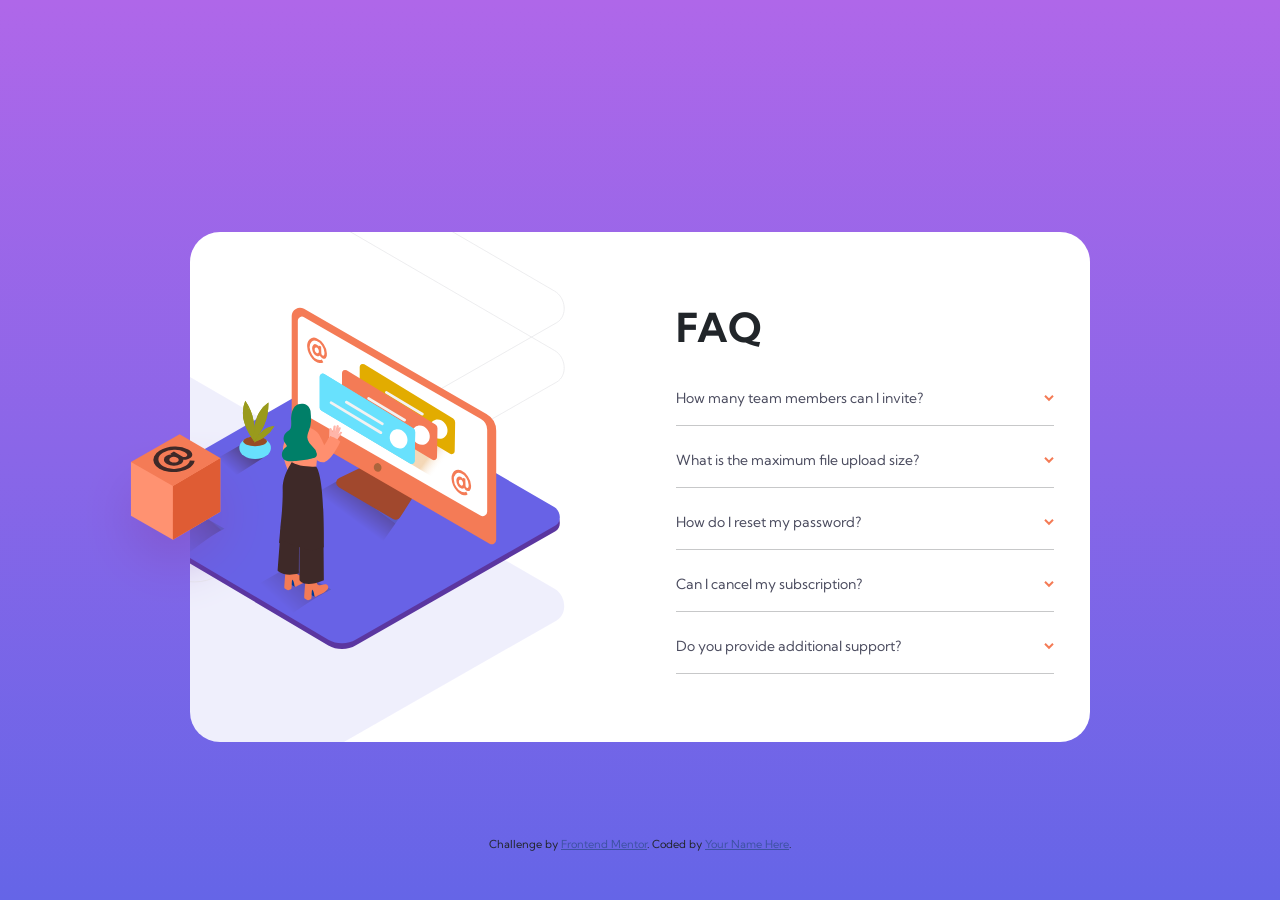
<file: index.html>
<!DOCTYPE html>
<html lang="en">
<head>
  <meta charset="UTF-8">
  <meta name="viewport" content="width=device-width, initial-scale=1.0"> <!-- displays site properly based on user's device -->

  <link rel="icon" type="image/png" sizes="32x32" href="./images/favicon-32x32.png">
  
  <title>Frontend Mentor | FAQ Accordion Card</title>

  <!-- Google Fonts -->
  <link href="https://fonts.googleapis.com/css2?family=Kumbh+Sans:wght@400;700&display=swap" rel="stylesheet">

  <!-- CSS Stylesheets -->
  <link href="https://cdn.jsdelivr.net/npm/bootstrap@5.1.3/dist/css/bootstrap.min.css" rel="stylesheet" integrity="sha384-1BmE4kWBq78iYhFldvKuhfTAU6auU8tT94WrHftjDbrCEXSU1oBoqyl2QvZ6jIW3" crossorigin="anonymous">
  <link rel="stylesheet" href="./css/main.css">

  <!-- Bootstrap Script -->
  <script src="https://cdn.jsdelivr.net/npm/bootstrap@5.1.3/dist/js/bootstrap.bundle.min.js" integrity="sha384-ka7Sk0Gln4gmtz2MlQnikT1wXgYsOg+OMhuP+IlRH9sENBO0LRn5q+8nbTov4+1p" crossorigin="anonymous"></script>

  <!-- Feel free to remove these styles or customize in your own stylesheet 👍 -->
  <style>
    .attribution { font-size: 11px; text-align: center; }
    .attribution a { color: hsl(228, 45%, 44%); }
  </style>
</head>
<body>
  <div id="image"></div>

  <section class="container py-5">
    <div class="row">
      <div class="space col-lg-6 col-sm-12"></div>
      <main class="col-lg-6 col-sm-12">
        <h1 class="p-4">FAQ</h1>
        <div class="ask px-lg-4 py-lg-1">
          <div class="question">
            <button type="button">
              How many team members can I invite?
              <svg width="10" height="7" xmlns="http://www.w3.org/2000/svg">
                <path d="M1 .799l4 4 4-4" stroke="#F47B56" stroke-width="2" fill="none" fill-rule="evenodd"/>
              </svg>
            </button>
          </div>
          <p class="answer">You can invite up to 2 additional users on the Free plan. There is no limit on 
            team members for the Premium plan.</p>
          <hr>
        </div>

        <div class="ask px-lg-4 py-lg-1">
          <div class="question">
            <button type="button">
              What is the maximum file upload size?
              <svg width="10" height="7" xmlns="http://www.w3.org/2000/svg">
                <path d="M1 .799l4 4 4-4" stroke="#F47B56" stroke-width="2" fill="none" fill-rule="evenodd"/>
              </svg>
            </button>
          </div>
          <p class="answer">No more than 2GB. All files in your account must fit your allotted storage space.</p>
          <hr>
        </div>

        <div class="ask px-lg-4 py-lg-1">
          <div class="question">
            <button type="button">
              How do I reset my password?
              <svg width="10" height="7" xmlns="http://www.w3.org/2000/svg">
                <path d="M1 .799l4 4 4-4" stroke="#F47B56" stroke-width="2" fill="none" fill-rule="evenodd"/>
              </svg>
            </button>
          </div>
          <p class="answer">Click “Forgot password” from the login page or “Change password” from your profile page.
            A reset link will be emailed to you.</p>
          <hr>
        </div>

        <div class="ask px-lg-4 py-lg-1">
          <div class="question">
            <button type="button">
              Can I cancel my subscription?
              <svg width="10" height="7" xmlns="http://www.w3.org/2000/svg">
                <path d="M1 .799l4 4 4-4" stroke="#F47B56" stroke-width="2" fill="none" fill-rule="evenodd"/>
              </svg>
            </button>
          </div>
          <p class="answer">Yes! Send us a message and we’ll process your request no questions asked.</p>
          <hr>
        </div>

        <div class="ask px-lg-4 py-lg-1">
          <div class="question">
            <button type="button">
              Do you provide additional support?
              <svg width="10" height="7" xmlns="http://www.w3.org/2000/svg">
                <path d="M1 .799l4 4 4-4" stroke="#F47B56" stroke-width="2" fill="none" fill-rule="evenodd"/>
              </svg>
            </button>
          </div>
          <p class="answer">Chat and email support is available 24/7. Phone lines are open during normal business hours.</p>
          <hr>
        </div>
      </main>
    </div>
  </section>

  <div class="attribution">
    Challenge by <a href="https://www.frontendmentor.io?ref=challenge" target="_blank">Frontend Mentor</a>. 
    Coded by <a href="#">Your Name Here</a>.
  </div>

  <script src="https://ajax.googleapis.com/ajax/libs/jquery/3.6.0/jquery.min.js"></script>
  <script src="js/index.js"></script>
</body>
</html>
</file>
<file: css/main.css>
body {
  font-family: 'Kumbh Sans', sans-serif;
}

body {
  font-size: 12px;
}

button {
  font-size: 14px;
}

h1, button:hover, button.active {
  font-weight: 700;
}

body {
  background-image: -webkit-gradient(linear, left top, left bottom, from(#af67e9), to(#6565e7));
  background-image: linear-gradient(to bottom, #af67e9, #6565e7);
}

section {
  background-color: white;
}

button {
  background-color: transparent;
  color: #4a4b5e;
}

button:hover {
  color: #f47c57;
}

button.active {
  color: #1d1e35;
}

.answer {
  color: #787887;
}

body {
  min-height: 100vh;
  background-repeat: no-repeat;
  display: -ms-grid;
  display: grid;
  place-items: center;
  position: relative;
}

body section.container {
  max-width: 900px;
  margin: 10vh auto 0;
  background-image: url("../images/illustration-woman-online-desktop.svg"), url("../images/bg-pattern-desktop.svg");
  background-position: top 75px left -80px, top -160px left -390px;
  background-repeat: no-repeat;
  background-size: 50%, 85%;
  border-radius: 30px;
  position: relative;
}

body section:before {
  width: 200px;
  height: 200px;
  background-image: url("../images/illustration-box-desktop.svg");
  background-repeat: no-repeat;
  content: "";
  position: absolute;
  top: 200px;
  left: -110px;
}

body main {
  width: 50%;
}

body main button {
  width: 100%;
  padding: 0;
  border: none;
  display: -webkit-box;
  display: -ms-flexbox;
  display: flex;
  -webkit-box-align: center;
      -ms-flex-align: center;
          align-items: center;
  -webkit-box-pack: justify;
      -ms-flex-pack: justify;
          justify-content: space-between;
  text-align: left;
}

body main .answer {
  display: none;
}

body main .answer.active {
  display: block;
}

@media only screen and (max-width: 375px) {
  #image {
    height: 100vh;
    width: 70%;
    background-image: url("../images/illustration-woman-online-mobile.svg"), url("../images/bg-pattern-mobile.svg");
    background-position: top 7% left 50%, top 45% left 50%;
    background-repeat: no-repeat;
    position: absolute;
    top: 0;
    z-index: 1;
    pointer-events: none;
  }
  section.container {
    width: 90%;
    margin: 30vh auto 0 !important;
    background-image: none !important;
  }
  section.container .space {
    min-height: 20vh;
  }
  section.container h1 {
    text-align: center;
  }
  section:before {
    background-image: none !important;
  }
}
/*# sourceMappingURL=main.css.map */
</file>
